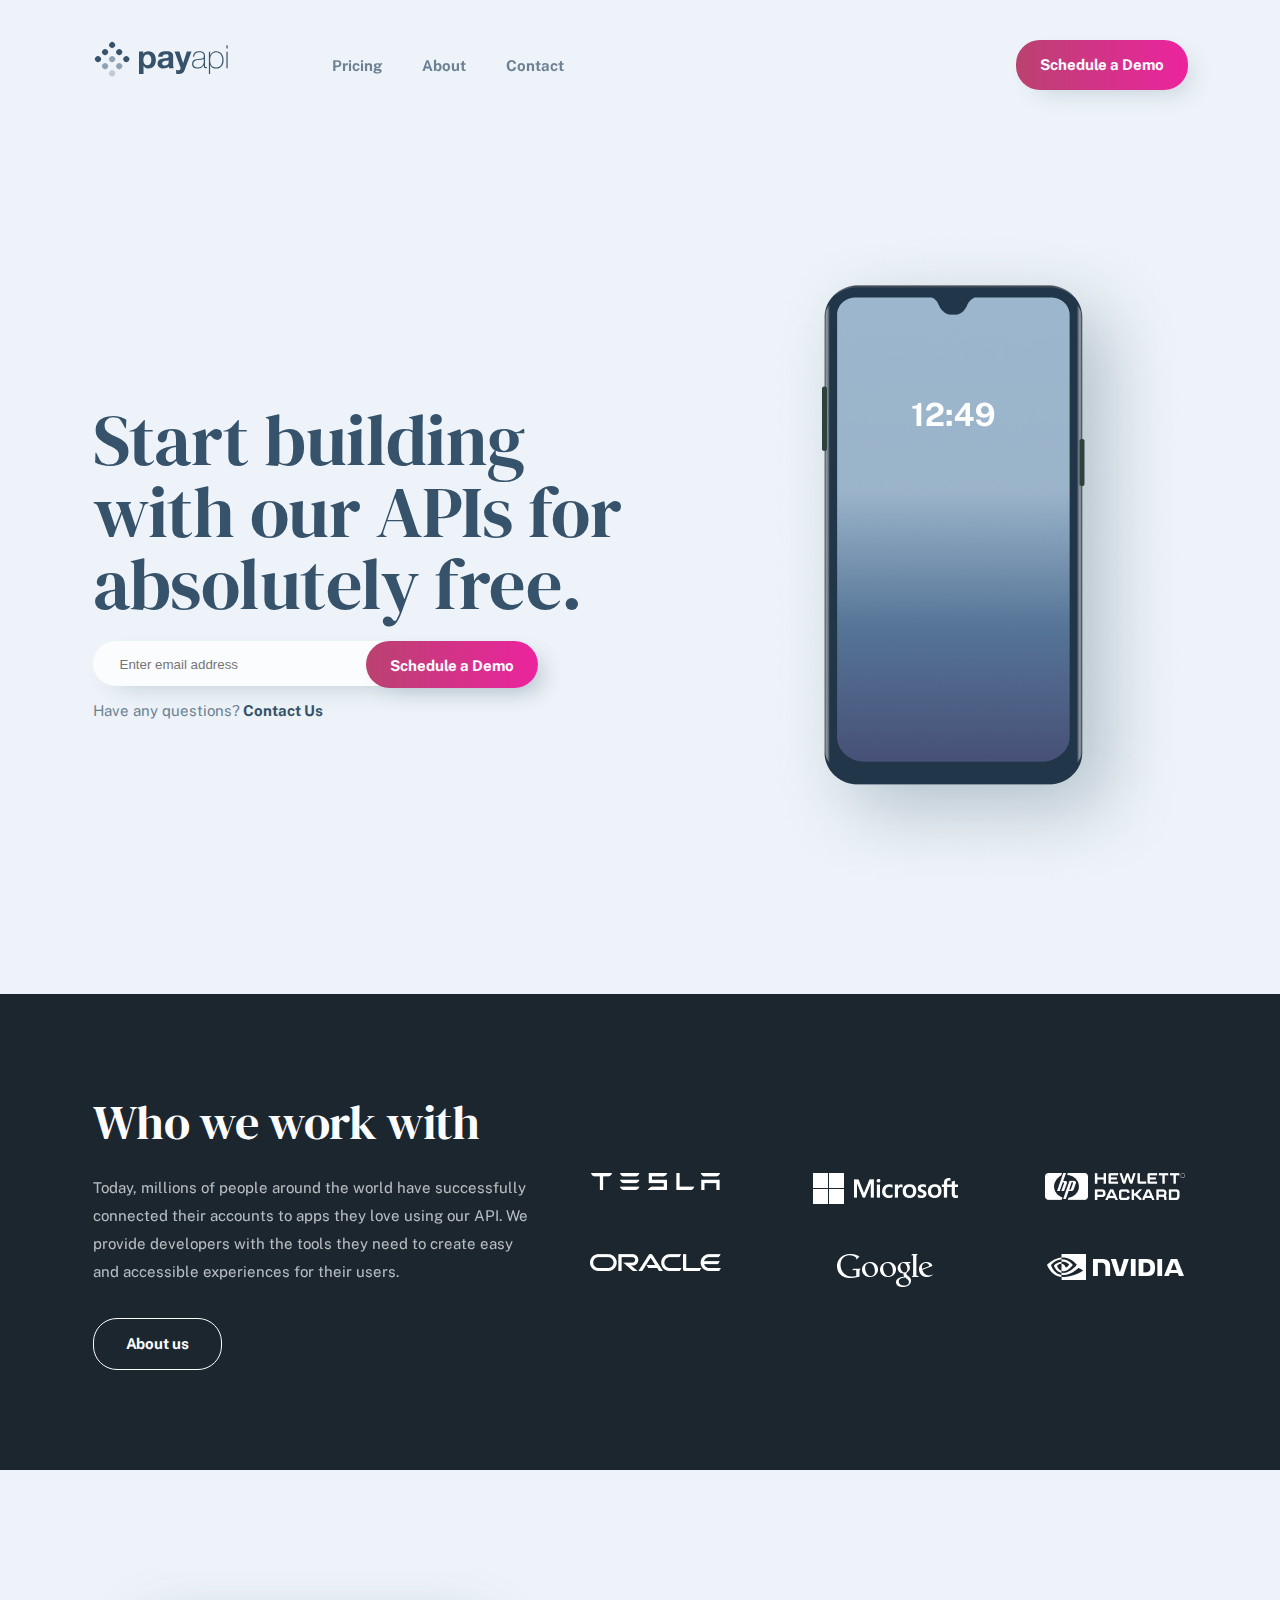
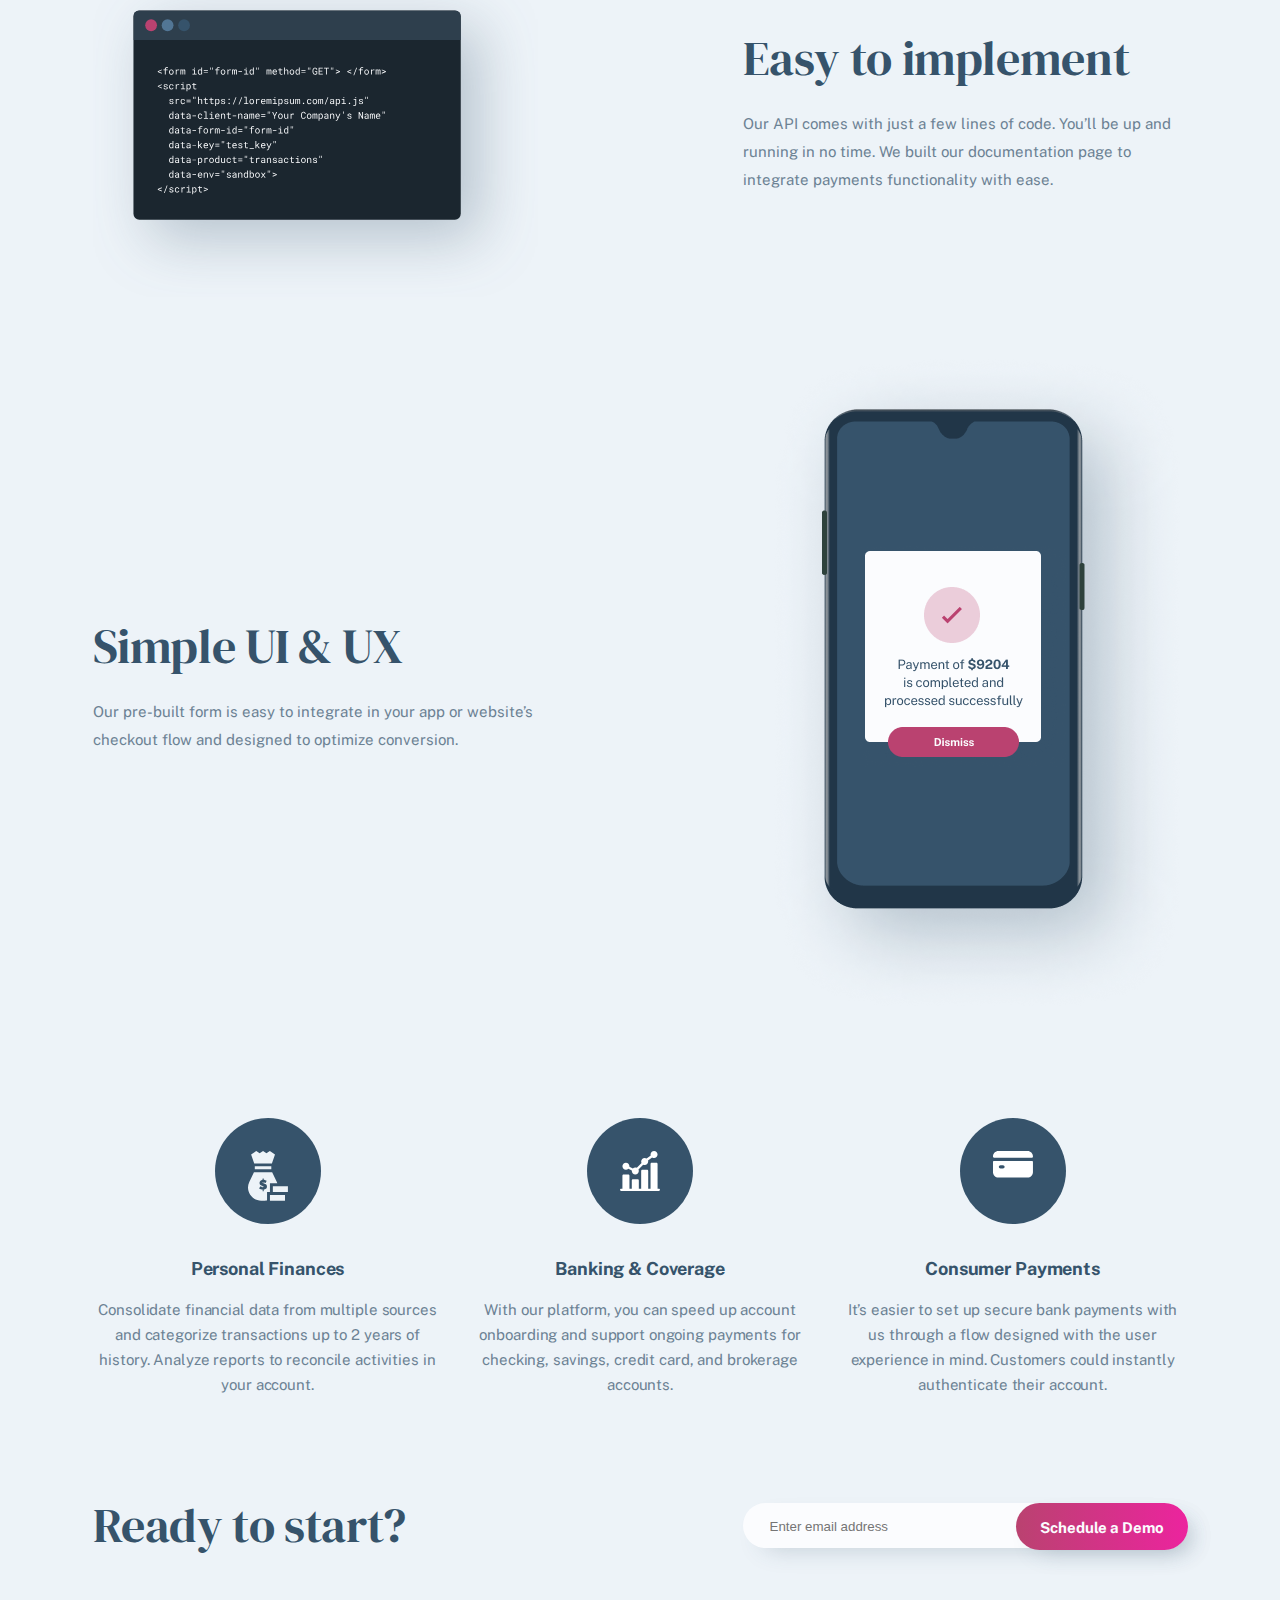
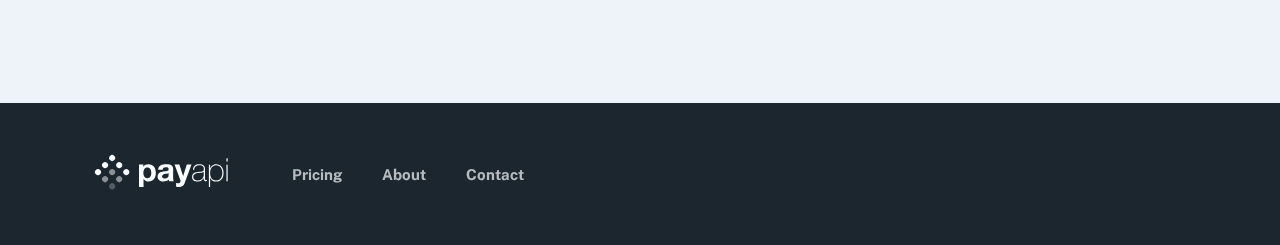
<file: index.html>
<!DOCTYPE html>
<html lang="en">

<head>
    <meta charset="UTF-8">
    <meta http-equiv="X-UA-Compatible" content="IE=edge">
    <meta name="viewport" content="width=device-width, initial-scale=1.0">
    <link rel="stylesheet" href="https://cdnjs.cloudflare.com/ajax/libs/font-awesome/6.3.0/css/all.min.css"
        integrity="sha512-SzlrxWUlpfuzQ+pcUCosxcglQRNAq/DZjVsC0lE40xsADsfeQoEypE+enwcOiGjk/bSuGGKHEyjSoQ1zVisanQ=="
        crossorigin="anonymous" referrerpolicy="no-referrer" />
    <link rel="preconnect" href="https://fonts.googleapis.com">
    <link rel="preconnect" href="https://fonts.gstatic.com" crossorigin>
    <link href="https://fonts.googleapis.com/css2?family=DM+Serif+Display&display=swap" rel="stylesheet">
    <link href="https://fonts.googleapis.com/css2?family=Public+Sans:wght@400;700&display=swap" rel="stylesheet">
    <link rel="stylesheet" href="./sass/main.css">
    <title>Sass project</title>
</head>

<body>
    <!-- Header section -->
    <section id="header" class="header">
        <div class="container">
            <div class="header__head">
                <input class="menu__input" type="checkbox" id="menu">
                <a class="header__head-image" href="./index.html">
                    <img src="./images/logo (9).svg" alt="online-store-logo">
                </a>
                <nav class="header__head-nav">

                    <ul class="header__nav-items">
                        <li class="header__nav-item">
                            <label class="remove__button" for="menu">
                                <img src="./images/button.png" alt="remove-button">
                            </label>
                        </li>
                        <li class="header__nav-item">
                            <a class="header__nav-link" href="#">Pricing</a>
                        </li>
                        <li class="header__nav-item">
                            <a class="header__nav-link" href="#">About</a>
                        </li>
                        <li class="header__nav-item">
                            <a class="header__nav-link" href="#">Contact</a>
                        </li>
                    </ul>
                    <button class="header__button button" type="button">Schedule a Demo</button>
                </nav>
                <label for="menu" class="menu__btn">
                    <i class="fa-solid fa-bars"></i>
                </label>
            </div>
        </div>
    </section>
    <!-- Header section -->

    <!-- Main section -->
    <section id="main" class="main">
        <div class="container">
            <div class="main__head">
                <div class="main__head-info">
                    <h1 class="main__info-title">Start building with our APIs for absolutely free.</h1>
                    <form class="main__info-contact">

                        <input type="email" name="email" placeholder="Enter email address"
                            aria-label="Enter email address">

                        <button class="main__button button" type="submit">Schedule a Demo</button>
                    </form>
                    <p class="main__info-desc">Have any questions?<a class="link" href="#"> Contact Us</a></p>
                </div>
                <div class="main__head-image">
                    <img src="./images/image-1 (5).png" alt="phone-image">

                </div>
                <!-- <span class="circle"></span> -->
            </div>
        </div>
    </section>
    <!-- Main section -->

    <!-- Clients section -->
    <section id="clients" class="clients">
        <div class="container">
            <div class="clients__head">
                <div class="clients__head-info">
                    <h1 class="clients__info-title">Who we work with</h1>
                    <p class="clients__info-desc">Today, millions of people around the world have successfully connected
                        their accounts to apps they love using our API. We provide developers with the tools they need
                        to create easy and accessible experiences for their users. </p>
                    <a class="clients__info-link" href="#">About us</a>
                </div>
                <ul class="clients__head-companies">
                    <li class="clients__head-company">
                        <img src="./images/image-2.png" alt="Tesla">
                    </li>
                    <li class="clients__head-company">
                        <img src="./images/image-3 (4).png" alt="Microsoft">
                    </li>
                    <li class="clients__head-company">
                        <img src="./images/image-4 (2).png" alt="hp">
                    </li>
                    <li class="clients__head-company">
                        <img src="./images/image-5 (3).png" alt="Oracle">
                    </li>
                    <li class="clients__head-company">
                        <img src="./images/image-6 (3).png" alt="Google">
                    </li>
                    <li class="clients__head-company">
                        <img src="./images/image-7 (4).png" alt="Nvidia">
                    </li>
                </ul>
            </div>
        </div>
    </section>
    <!-- Clients section -->

    <!-- Example section -->
    <section id="example" class="example">
        <div class="container">
            <div class="example__head">
                <div class="example__head-image">
                    <img src="./images/rectangle.svg" alt="code">
                </div>
                <div class="example__head-info">
                    <h1 class="example__head-title">Easy to implement</h1>
                    <p class="example__head-desc">Our API comes with just a few lines of code. You’ll be up and running
                        in no time. We built our
                        documentation page to integrate payments functionality with ease.</p>
                </div>
            </div>
        </div>
    </section>
    <!-- Example section -->

    <!-- Services section -->
    <section id="services" class="services">
        <div class="container">
            <div class="services__head">
                <div class="services__head-info">
                    <h1 class="services__info-title">Simple UI & UX</h1>
                    <p class="services__info-desc">Our pre-built form is easy to integrate in your app or website’s
                        checkout flow and designed to optimize conversion. </p>
                </div>
                <div class="services__head-image">
                    <img src="./images/image-9 (4).png" alt="image-9">
                </div>
                <!-- <span class="circle-2"></span> -->
            </div>

            <div class="services__head-info2">
                <ul class="services__info2-cards">
                    <li class="services__info2-card">
                        <div class="services__card-image">
                            <img src="./images/shape-1.svg" alt="shape-2">
                        </div>
                        <h3 class="services__card-title">Personal Finances</h3>
                        <p class="services__card-desc">Consolidate financial data from multiple sources and categorize
                            transactions up to 2 years of history. Analyze reports to reconcile activities in your
                            account. </p>
                    </li>
                    <li class="services__info2-card">
                        <div class="services__card-image">
                            <img src="./images/shape-2.svg" alt="shape-3">
                        </div>
                        <h3 class="services__card-title">Banking & Coverage</h3>
                        <p class="services__card-desc">With our platform, you can speed up account onboarding and
                            support ongoing payments for checking, savings, credit card, and brokerage accounts.</p>
                    </li>
                    <li class="services__info2-card">
                        <div class="services__card-image" alt="shape-1">
                            <img src="./images/shape-3.svg">
                        </div>
                        <h3 class="services__card-title">Consumer Payments</h3>
                        <p class="services__card-desc">It’s easier to set up secure bank payments with us through a flow
                            designed with the user experience in mind. Customers could instantly authenticate their
                            account.</p>
                    </li>
                </ul>
            </div>
        </div>
    </section>
    <!-- Services section -->

    <!-- Contact section -->
    <section id="contact" class="contact">
        <div class="container">
            <div class="contact__head">
                <h1 class="contact__head-title">Ready to start?</h1>
                <form class="contact__head-form">
                    <input type="email" name="email" placeholder="Enter email address" aria-label="enter email address">
                    <button class="btn button">Schedule a Demo</button>
                </form>
            </div>
        </div>
    </section>
    <!-- Contact section -->

    <!-- Footer section -->
    <section id="footer" class="footer">
        <div class="container">   
           <div class="footer__head">
                <a class="footer__head-image" href="#">
                    <img src="./images/footer-logo.svg" alt="logo">
                </a>
                <div class="footer__head-links">
                    <ul class="footer__page-links">
                        <li class="footer__page-link">
                            <a class="footer__link" href="#">Pricing</a>
                        </li>
                        <li class="footer__page-link">
                            <a class="footer__link" href="#">About</a>
                        </li>
                        <li class="footer__page-link">
                            <a class="footer__link" href="#">Contact</a>
                        </li>
                    </ul>
                    <div class="footer__socials">
                        <a class="footer__social" href="#">
                            <i class="fa-brands fa-square-facebook  fa-2x"></i>
                        </a>
                        <a class="footer__social" href="#">
                            <i class="fa-brands fa-twitter  fa-2x"></i>
                        </a>
                        <a class="footer__social" href="#">
                            <i class="fa-brands fa-linkedin  fa-2x"></i>
                        </a>
                    </div>
                </div>
           </div>
           
        </div>
    </section>
    <!-- Footer section -->

</body>

</html>
</file>
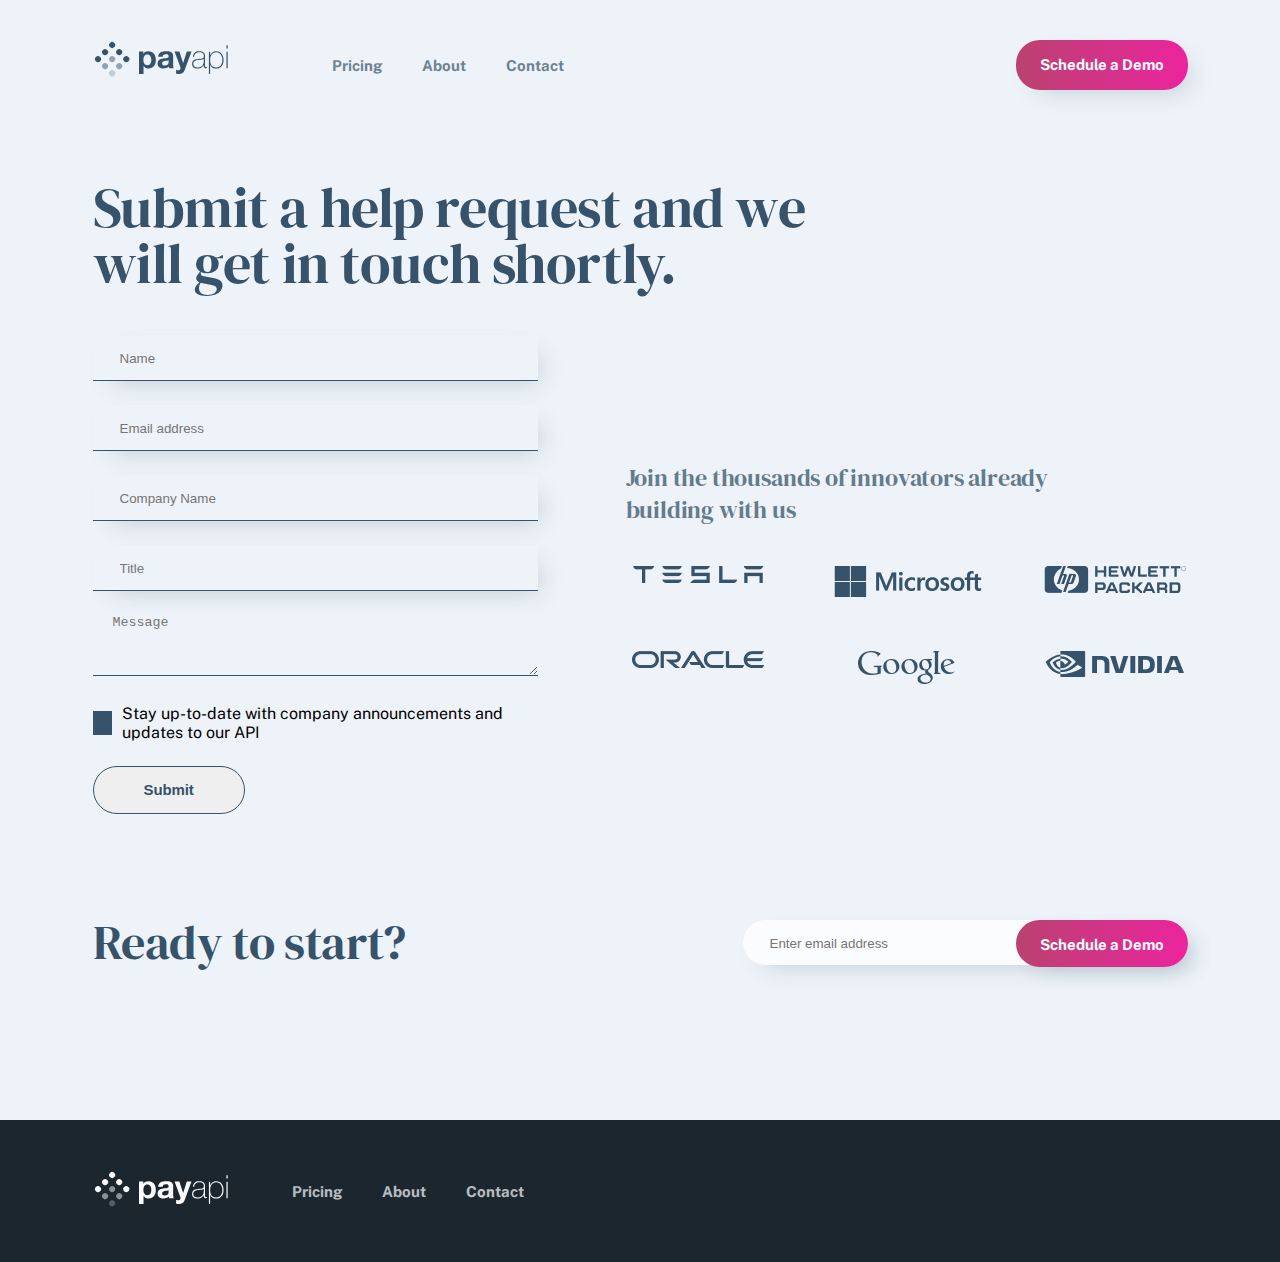
<file: contact.html>
<!DOCTYPE html>
<html lang="en">

<head>
    <meta charset="UTF-8">
    <meta http-equiv="X-UA-Compatible" content="IE=edge">
    <meta name="viewport" content="width=device-width, initial-scale=1.0">
    <link rel="stylesheet" href="https://cdnjs.cloudflare.com/ajax/libs/font-awesome/6.3.0/css/all.min.css"
        integrity="sha512-SzlrxWUlpfuzQ+pcUCosxcglQRNAq/DZjVsC0lE40xsADsfeQoEypE+enwcOiGjk/bSuGGKHEyjSoQ1zVisanQ=="
        crossorigin="anonymous" referrerpolicy="no-referrer" />
    <link rel="preconnect" href="https://fonts.googleapis.com">
    <link rel="preconnect" href="https://fonts.gstatic.com" crossorigin>
    <link href="https://fonts.googleapis.com/css2?family=DM+Serif+Display&display=swap" rel="stylesheet">
    <link href="https://fonts.googleapis.com/css2?family=Public+Sans:wght@400;700&display=swap" rel="stylesheet">
    <link rel="stylesheet" href="./sass/main.css">
    <title>Sass project</title>
</head>

<body>
    <!-- Header section -->
    <section id="header" class="header">
        <div class="container">
            <div class="header__head">
                <input class="menu__input" type="checkbox" id="menu">
                <a class="header__head-image" href="./index.html">
                    <img src="./images/logo (9).svg" alt="online-store-logo">
                </a>
                <nav class="header__head-nav">

                    <ul class="header__nav-items">
                        <li class="header__nav-item">
                            <label class="remove__button" for="menu">
                                <img src="./images/button.png" alt="remove-button">
                            </label>
                        </li>
                        <li class="header__nav-item">
                            <a class="header__nav-link" href="#">Pricing</a>
                        </li>
                        <li class="header__nav-item">
                            <a class="header__nav-link" href="#">About</a>
                        </li>
                        <li class="header__nav-item">
                            <a class="header__nav-link" href="#">Contact</a>
                        </li>
                    </ul>
                    <button class="header__button button" type="button">Schedule a Demo</button>
                </nav>
                <label for="menu" class="menu__btn">
                    <i class="fa-solid fa-bars"></i>
                </label>
            </div>
        </div>
    </section>
    <!-- Header section -->

    <!-- Forms section -->
    <section id="forms" class="forms">
        <div class="container">
            <h1 class="forms__title">Submit a help request and
                we will get in touch shortly.
            </h1>
            <div class="forms__infos">
                <div class="forms__info">
                    <form method="POST" data-netlify="true">
                        <div class="forms__types">
                            <input type="firstName" name="firstName" placeholder="Name" aria-label="name">
                        </div>
                        <div class="forms__types">
                            <input type="email" name="email" placeholder="Email address" aria-label="email address">
                        </div>
                        <div class="forms__types">
                            <input type="Company Name" name="Company Name" placeholder="Company Name"
                                aria-label="Company Name">
                        </div>
                        <div class="forms__types">
                            <input type="Title" name="Title" placeholder="Title" aria-label="Title">
                        </div>
                        <div class="forms__types">
                            <textarea name="message" cols="40" rows="4" placeholder="Message"></textarea>
                        </div>
                        <label class="forms__types head-1" for="date">
                            <input class="head" type="checkbox" id="date" name="date" value="date">
                            <span class="square"></span>
                            Stay up-to-date with company announcements and updates to our API
                        </label>
    
                        <button class="forms__btn">Submit</button>
                    </form>
                </div>
    
                <div class="forms__info2">
                    <h1 class="forms__info2-title">Join the thousands of innovators already building with us</h1>
                    <ul class="forms__logos">
                        <li class="forms__logo">
                            <img  src="./images/logo-3.png" alt="logo">
                        </li>
                        <li class="forms__logo">
                            <img  src="./images/logo-4.png" alt="logo">
                        </li>
                        <li class="forms__logo">
                            <img  src="./images/logo-5.png" alt="logo">
                        </li>
                        <li class="forms__logo">
                            <img  src="./images/logo-6.png" alt="logo">
                        </li>
                        <li class="forms__logo">
                            <img  src="./images/logo-7.png" alt="logo">
                        </li>
                        <li class="forms__logo">
                            <img  src="./images/logo-8.png " alt="logo">
                        </li>
                    </ul>
                </div>
            </div>
           
        </div>
    </section>
    <!-- Forms section -->

    <!-- Contact section -->
    <section id="contact" class="contact">
        <div class="container">
            <div class="contact__head">
                <h1 class="contact__head-title">Ready to start?</h1>
                <form class="contact__head-form">
                    <input type="email" name="email" placeholder="Enter email address" aria-label="enter email address">
                    <button class="btn button">Schedule a Demo</button>
                </form>
            </div>
        </div>
    </section>
    <!-- Contact section -->

    <!-- Footer section -->
    <section id="footer" class="footer">
        <div class="container">
            <div class="footer__head">
                <a class="footer__head-image" href="./index.html">
                    <img src="./images/footer-logo.svg" alt="logo">
                </a>
                <div class="footer__head-links">
                    <ul class="footer__page-links">
                        <li class="footer__page-link">
                            <a class="footer__link" href="#">Pricing</a>
                        </li>
                        <li class="footer__page-link">
                            <a class="footer__link" href="#">About</a>
                        </li>
                        <li class="footer__page-link">
                            <a class="footer__link" href="#">Contact</a>
                        </li>
                    </ul>
                    <div class="footer__socials">
                        <a class="footer__social" href="#">
                            <i class="fa-brands fa-square-facebook  fa-2x"></i>
                        </a>
                        <a class="footer__social" href="#">
                            <i class="fa-brands fa-twitter  fa-2x"></i>
                        </a>
                        <a class="footer__social" href="#">
                            <i class="fa-brands fa-linkedin  fa-2x"></i>
                        </a>
                    </div>
                </div>
            </div>

        </div>
    </section>
    <!-- Footer section -->

</body>

</html>
</file>
<file: sass/main.css>
* {
  padding: 0;
  margin: 0;
  box-sizing: border-box;
}

a {
  text-decoration: none;
}

body {
  overflow-x: hidden;
}

ul li {
  list-style: none;
}

.container {
  max-width: 1135px;
  margin: 0 auto;
  padding: 0 20px;
}

html {
  scroll-behavior: smooth;
}

.button {
  font-family: "Public Sans", sans-serif;
  background: linear-gradient(to right, #BA4270 0%, #ed239f 51%, #BA4270 100%);
  background-size: 200% auto;
  cursor: pointer;
  font-weight: 700;
  font-size: 15px;
  line-height: 18px;
  letter-spacing: -0.115385px;
  color: #FBFCFE;
  transition: all 0.4s ease-in-out;
  padding: 16px 24px;
  border: none;
  box-shadow: 10px 10px 25px -10px rgba(54, 83, 107, 0.25);
  border-radius: 24px;
}

.button:hover {
  background-position: right center;
}

body {
  font-family: "Public Sans", sans-serif;
  background: #EDF3F8;
}

h1 {
  font-family: "DM Serif Display", serif;
}

.header {
  padding: 40px 0;
}

.header__head {
  display: flex;
  -moz-column-gap: 64px;
       column-gap: 64px;
}
@media screen and (max-width: 684px) {
  .header__head {
    justify-content: space-between;
    align-items: center;
  }
}

.header__head-nav {
  display: flex;
  align-items: center;
  justify-content: space-between;
  width: 100%;
  position: relative;
}
@media screen and (max-width: 684px) {
  .header__head-nav {
    flex-direction: column;
    position: fixed;
    z-index: 10;
    right: 0;
    top: 0;
    background-color: #1B262F;
    height: 100vh;
    max-width: 300px;
    justify-content: center;
    row-gap: 32px;
    box-shadow: 10px 10px 25px 10px rgba(54, 83, 107, 0.25);
    transform: translateX(200%);
    transition: all 1s ease;
  }
}

.header__nav-items {
  display: flex;
  align-items: center;
  justify-content: space-between;
  -moz-column-gap: 40px;
       column-gap: 40px;
}
@media screen and (max-width: 684px) {
  .header__nav-items {
    flex-direction: column;
    row-gap: 32px;
  }
}

.header__nav-link {
  font-weight: 700;
  font-size: 15px;
  line-height: 18px;
  color: #36536B;
  mix-blend-mode: normal;
  opacity: 0.7;
}
@media screen and (max-width: 684px) {
  .header__nav-link {
    color: #EDF3F8;
  }
}

.header__nav-link:hover {
  color: #6C8294;
}

.remove__button {
  display: none;
}
@media screen and (max-width: 684px) {
  .remove__button {
    display: inline-block;
    position: absolute;
    top: 20px;
    right: 20px;
  }
}

.menu__input[type=checkbox] {
  display: none;
}

.menu__btn {
  display: none;
}
@media screen and (max-width: 684px) {
  .menu__btn {
    display: block;
  }
}

.menu__input:checked ~ .header__head-nav {
  transform: translateX(0);
}

.contact {
  padding-top: 100px;
}

.contact__head {
  display: flex;
  align-items: center;
  justify-content: space-between;
}
@media screen and (max-width: 768px) {
  .contact__head {
    flex-direction: column;
    row-gap: 40px;
  }
}

.contact__head-title {
  font-weight: 400;
  font-size: 48px;
  line-height: 56px;
  letter-spacing: -0.369231px;
  color: #36536B;
}
@media screen and (max-width: 576px) {
  .contact__head-title {
    font-size: 32px;
    line-height: 36px;
  }
}

.contact__head-form {
  width: 445px;
  position: relative;
}
@media screen and (max-width: 576px) {
  .contact__head-form {
    max-width: 327px;
  }
}

input[type=email] {
  width: 100%;
  padding: 16px 0 14px 27px;
  background: #FBFCFE;
  box-shadow: 10px 10px 25px -10px rgba(54, 83, 107, 0.25);
  border-radius: 24px;
  outline: 0;
  border: 0;
  transition: all 1s ease;
}

input[type=email]:hover {
  box-shadow: 10px 10px 25px -10px rgb(54, 83, 107);
}

.btn {
  position: absolute;
  top: 0;
  right: 0;
  padding: 16px 24px 13px 24px;
}
@media screen and (max-width: 576px) {
  .btn {
    width: 100%;
    top: 100px;
  }
}

.footer {
  margin-top: 150px;
  background-color: #1B262F;
  padding: 50px 0;
}

.footer__head {
  display: flex;
  align-items: center;
  justify-content: space-between;
  -moz-column-gap: 64px;
       column-gap: 64px;
}
@media screen and (max-width: 630px) {
  .footer__head {
    flex-direction: column;
    row-gap: 40px;
  }
}

.footer__head-links {
  width: 100%;
  display: flex;
  align-items: center;
  justify-content: space-between;
}
@media screen and (max-width: 630px) {
  .footer__head-links {
    flex-direction: column;
    row-gap: 40px;
  }
}

.footer__page-links {
  display: flex;
  -moz-column-gap: 40px;
       column-gap: 40px;
}
@media screen and (max-width: 630px) {
  .footer__page-links {
    flex-direction: column;
    row-gap: 31px;
  }
}

.footer__link {
  font-weight: 700;
  font-size: 15px;
  line-height: 18px;
  color: #FBFCFE;
  mix-blend-mode: normal;
  opacity: 0.7;
  transition: all 1s ease;
}

.footer__link:hover {
  color: rgb(21, 98, 165);
}

.footer__socials {
  display: flex;
  -moz-column-gap: 24px;
       column-gap: 24px;
}

.footer__social {
  color: #FBFCFE;
  transition: all 1s ease;
}

.footer__social:hover {
  transform: rotate(360deg);
  color: rgb(21, 98, 165);
}

.header {
  padding: 40px 0;
}

.header__head {
  display: flex;
  -moz-column-gap: 64px;
       column-gap: 64px;
}
@media screen and (max-width: 684px) {
  .header__head {
    justify-content: space-between;
    align-items: center;
  }
}

.header__head-nav {
  display: flex;
  align-items: center;
  justify-content: space-between;
  width: 100%;
  position: relative;
}
@media screen and (max-width: 684px) {
  .header__head-nav {
    flex-direction: column;
    position: fixed;
    right: 0;
    top: 0;
    background-color: #1B262F;
    height: 100vh;
    max-width: 300px;
    justify-content: center;
    row-gap: 32px;
    box-shadow: 10px 10px 25px 10px rgba(54, 83, 107, 0.25);
    transform: translateX(200%);
    transition: all 1s ease;
  }
}

.header__nav-items {
  display: flex;
  align-items: center;
  justify-content: space-between;
  -moz-column-gap: 40px;
       column-gap: 40px;
}
@media screen and (max-width: 684px) {
  .header__nav-items {
    flex-direction: column;
    row-gap: 32px;
  }
}

.header__nav-link {
  font-weight: 700;
  font-size: 15px;
  line-height: 18px;
  color: #36536B;
  mix-blend-mode: normal;
  opacity: 0.7;
}
@media screen and (max-width: 684px) {
  .header__nav-link {
    color: #EDF3F8;
  }
}

.header__nav-link:hover {
  color: #6C8294;
}

.remove__button {
  display: none;
}
@media screen and (max-width: 684px) {
  .remove__button {
    display: inline-block;
    position: absolute;
    top: 20px;
    right: 20px;
  }
}

.menu__input[type=checkbox] {
  display: none;
}

.menu__btn {
  display: none;
}
@media screen and (max-width: 684px) {
  .menu__btn {
    display: block;
  }
}

.menu__input:checked ~ .header__head-nav {
  transform: translateX(0);
}

.main {
  padding-top: 100px;
}

.main__head {
  display: flex;
  align-items: center;
  justify-content: space-between;
}
@media screen and (max-width: 768px) {
  .main__head {
    flex-direction: column-reverse;
  }
}

@media screen and (max-width: 768px) {
  .main__head-info {
    text-align: center;
  }
}

.main__info-title {
  font-weight: 400;
  font-size: 72px;
  line-height: 72px;
  max-width: 546px;
  letter-spacing: -0.553846px;
  color: #36536B;
  margin-bottom: 21px;
}
@media screen and (max-width: 768px) {
  .main__info-title {
    font-size: 48px;
    line-height: 56px;
    max-width: 573px;
  }
}
@media screen and (max-width: 576px) {
  .main__info-title {
    font-size: 32px;
    line-height: 36px;
    max-width: 327px;
  }
}

.main__info-contact {
  max-width: 445px;
  position: relative;
  margin-bottom: 16px;
}
@media screen and (max-width: 768px) {
  .main__info-contact {
    margin: 0 auto;
    margin-bottom: 16px;
  }
}
input {
  width: 100%;
  padding: 16px 0 14px 27px;
  background: #FBFCFE;
  box-shadow: 10px 10px 25px -10px rgba(54, 83, 107, 0.25);
  border-radius: 24px;
  outline: 0;
  border: 0;
  transition: all 1s ease;
}

input:hover {
  box-shadow: 10px 10px 25px -10px rgb(54, 83, 107);
}

.main__button {
  position: absolute;
  top: 0;
  right: 0;
  padding: 16px 24px 13px 24px;
}
@media screen and (max-width: 576px) {
  .main__button {
    top: 60px;
    width: 100%;
  }
}

.main__info-desc {
  font-weight: 400;
  font-size: 15px;
  line-height: 18px;
  color: #6C8294;
}
@media screen and (max-width: 576px) {
  .main__info-desc {
    margin-top: 100px;
  }
}

.link {
  font-weight: 700;
  font-size: 15px;
  line-height: 18px;
  color: #36536B;
}

.main__head-image {
  transition: all 1s ease;
}

.main__head-image:hover {
  transform: scale(1.1, 1.1);
}

.circle {
  display: inline-block;
  position: absolute;
  z-index: -1;
  width: 780px;
  height: 780px;
  background: #c6c6c7;
  border-radius: 50%;
  left: 800px;
  top: -172px;
}
@media screen and (max-width: 768px) {
  .circle {
    left: -11px;
    top: -363px;
  }
}
@media screen and (max-width: 576px) {
  .circle {
    left: -202px;
    top: -550px;
  }
}

.clients {
  margin-top: 100px;
  background-color: #1B262F;
  padding: 100px 0;
}

.clients__head {
  display: flex;
  align-items: center;
  justify-content: space-between;
}
@media screen and (max-width: 768px) {
  .clients__head {
    flex-direction: column-reverse;
    row-gap: 64px;
  }
}

@media screen and (max-width: 768px) {
  .clients__head-info {
    text-align: center;
  }
}

.clients__info-title {
  font-weight: 400;
  font-size: 48px;
  line-height: 56px;
  letter-spacing: -0.369231px;
  color: #FBFCFE;
  margin-bottom: 24px;
}
@media screen and (max-width: 576px) {
  .clients__info-title {
    font-size: 32px;
    line-height: 36px;
  }
}

.clients__info-desc {
  font-weight: 400;
  font-size: 15px;
  line-height: 28px;
  max-width: 445px;
  color: #FBFCFE;
  mix-blend-mode: normal;
  opacity: 0.7;
  margin-bottom: 32px;
}
@media screen and (max-width: 576px) {
  .clients__info-desc {
    max-width: 327px;
  }
}

.clients__info-link {
  font-weight: 700;
  display: inline-block;
  font-size: 15px;
  line-height: 18px;
  text-align: center;
  letter-spacing: -0.115385px;
  color: #FBFCFE;
  border: 1px solid #FBFCFE;
  border-radius: 24px;
  padding: 16px 32px;
  transition: all 1s ease;
}

.clients__info-link:hover {
  box-shadow: 10px 10px 25px 10px rgba(235, 239, 243, 0.25);
  cursor: pointer;
  transform: scale(1.1, 1.1);
}

.clients__head-companies {
  display: grid;
  grid-template-columns: repeat(3, 1fr);
  -moz-column-gap: 85px;
       column-gap: 85px;
  row-gap: 46px;
}
@media screen and (max-width: 768px) {
  .clients__head-companies {
    -moz-column-gap: 50px;
         column-gap: 50px;
  }
}
@media screen and (max-width: 576px) {
  .clients__head-companies {
    grid-template-columns: repeat(2, 1fr);
    -moz-column-gap: 30px;
         column-gap: 30px;
  }
}

.clients__head-company {
  text-align: center;
  transition: all 1s ease;
}

.clients__head-company:hover {
  transform: scale(1.1, 1.1);
}

.example {
  padding-top: 100px;
}

.example__head {
  display: flex;
  align-items: center;
  justify-content: space-between;
}
@media screen and (max-width: 768px) {
  .example__head {
    flex-direction: column;
    row-gap: 48px;
  }
}
@media screen and (max-width: 576px) {
  .example__head {
    row-gap: 30px;
  }
}

.example__head-image {
  max-width: 445px;
  max-height: 284px;
}

.example__head-image img {
  width: 100%;
  height: 100%;
  transition: all 1s ease;
}

.example__head-image:hover img {
  transform: scale(1.1, 1.1);
}

.example__head-info {
  max-width: 445px;
}
@media screen and (max-width: 768px) {
  .example__head-info {
    text-align: center;
    max-width: 573px;
  }
}
@media screen and (max-width: 576px) {
  .example__head-info {
    max-width: 328px;
  }
}

.example__head-title {
  font-weight: 400;
  font-size: 48px;
  line-height: 56px;
  letter-spacing: -0.369231px;
  color: #36536B;
  margin-bottom: 24px;
}

.example__head-desc {
  font-weight: 400;
  font-size: 15px;
  line-height: 28px;
  color: #6C8294;
}

.services {
  padding-top: 100px;
}

.services__head {
  display: flex;
  align-items: center;
  justify-content: space-between;
}
@media screen and (max-width: 768px) {
  .services__head {
    flex-direction: column-reverse;
    row-gap: 48px;
  }
}

.services__head-info {
  max-width: 445px;
}
@media screen and (max-width: 768px) {
  .services__head-info {
    text-align: center;
    max-width: 573px;
  }
}
@media screen and (max-width: 576px) {
  .services__head-info {
    max-width: 328px;
  }
}

.services__info-title {
  font-weight: 400;
  font-size: 48px;
  line-height: 56px;
  letter-spacing: -0.369231px;
  margin-bottom: 24px;
  color: #36536B;
}

.services__info-desc {
  font-weight: 400;
  font-size: 15px;
  line-height: 28px;
  color: #6C8294;
}

.services__head-image img {
  transition: all 1s ease;
}

.services__head-image:hover img {
  transform: scale(1.1, 1.1);
}

.circle-2 {
  position: absolute;
  width: 780px;
  height: 780px;
  left: 1050px;
  top: 1753px;
  z-index: -1;
  border-radius: 50%;
  background: #b4b5b6;
}

.services__head-info2 {
  padding-top: 100px;
}

.services__info2-cards {
  display: flex;
  align-items: center;
  justify-content: space-between;
}
@media screen and (max-width: 576px) {
  .services__info2-cards {
    flex-direction: column;
    row-gap: 48px;
  }
}

.services__info2-card {
  max-width: 350px;
}
@media screen and (max-width: 768px) {
  .services__info2-card {
    max-width: 210px;
  }
}

.services__card-image {
  background-color: #36536B;
  width: 106px;
  height: 106px;
  border-radius: 50%;
  padding: 33px;
  margin: 0 auto;
  margin-bottom: 32px;
  transition: all 1s ease;
}

.services__card-image:hover {
  transform: scale(1.1, 1.1);
  box-shadow: 10px 10px 25px 10px rgb(211, 221, 229);
}

.services__card-title {
  font-weight: 700;
  font-size: 18px;
  line-height: 25px;
  text-align: center;
  letter-spacing: -0.138462px;
  color: #36536B;
  margin-bottom: 16px;
}

.services__card-desc {
  font-weight: 400;
  font-size: 15px;
  line-height: 25px;
  text-align: center;
  letter-spacing: -0.115385px;
  color: #6C8294;
}

.contact {
  padding-top: 100px;
}

.contact__head {
  display: flex;
  align-items: center;
  justify-content: space-between;
}
@media screen and (max-width: 768px) {
  .contact__head {
    flex-direction: column;
    row-gap: 40px;
  }
}

.contact__head-title {
  font-weight: 400;
  font-size: 48px;
  line-height: 56px;
  letter-spacing: -0.369231px;
  color: #36536B;
}
@media screen and (max-width: 576px) {
  .contact__head-title {
    font-size: 32px;
    line-height: 36px;
  }
}

.contact__head-form {
  width: 445px;
  position: relative;
}
@media screen and (max-width: 576px) {
  .contact__head-form {
    max-width: 327px;
  }
}

input[type=email] {
  width: 100%;
  padding: 16px 0 14px 27px;
  background: #FBFCFE;
  box-shadow: 10px 10px 25px -10px rgba(54, 83, 107, 0.25);
  border-radius: 24px;
  outline: 0;
  border: 0;
  transition: all 1s ease;
}

input[type=email]:hover {
  box-shadow: 10px 10px 25px -10px rgb(54, 83, 107);
}

.btn {
  position: absolute;
  top: 0;
  right: 0;
  padding: 16px 24px 13px 24px;
}
@media screen and (max-width: 576px) {
  .btn {
    width: 100%;
    top: 100px;
  }
}

.footer {
  margin-top: 150px;
  background-color: #1B262F;
  padding: 50px 0;
}

.footer__head {
  display: flex;
  align-items: center;
  justify-content: space-between;
  -moz-column-gap: 64px;
       column-gap: 64px;
}
@media screen and (max-width: 630px) {
  .footer__head {
    flex-direction: column;
    row-gap: 40px;
  }
}

.footer__head-links {
  width: 100%;
  display: flex;
  align-items: center;
  justify-content: space-between;
}
@media screen and (max-width: 630px) {
  .footer__head-links {
    flex-direction: column;
    row-gap: 40px;
  }
}

.footer__page-links {
  display: flex;
  -moz-column-gap: 40px;
       column-gap: 40px;
}
@media screen and (max-width: 630px) {
  .footer__page-links {
    flex-direction: column;
    row-gap: 31px;
  }
}

.footer__link {
  font-weight: 700;
  font-size: 15px;
  line-height: 18px;
  color: #FBFCFE;
  mix-blend-mode: normal;
  opacity: 0.7;
  transition: all 1s ease;
}

.footer__link:hover {
  color: rgb(21, 98, 165);
}

.footer__socials {
  display: flex;
  -moz-column-gap: 24px;
       column-gap: 24px;
}

.footer__social {
  color: #FBFCFE;
  transition: all 1s ease;
}

.footer__social:hover {
  transform: rotate(360deg);
  color: rgb(21, 98, 165);
}

.forms {
  padding-top: 50px;
}

.head-1 {
  display: flex;
  -moz-column-gap: 10px;
       column-gap: 10px;
  align-items: center;
}

.head {
  display: none;
}

.square {
  display: inline-block;
  width: 24px;
  height: 24px;
  background-color: #36536B;
}

.forms__title {
  font-weight: 400;
  font-size: 56px;
  line-height: 56px;
  letter-spacing: -0.430769px;
  max-width: 730px;
  color: #36536B;
  margin-bottom: 43px;
}
@media screen and (max-width: 768px) {
  .forms__title {
    font-size: 48px;
    max-width: 573px;
    margin: 0 auto;
    margin-bottom: 54px;
    font-size: 48px;
    text-align: center;
  }
}
@media screen and (max-width: 576px) {
  .forms__title {
    max-width: 327px;
    font-size: 32px;
    line-height: 36px;
    text-align: center;
    margin: 0 auto;
    margin-bottom: 40px;
  }
}

.forms__infos {
  display: flex;
  align-items: center;
  justify-content: space-between;
}
@media screen and (max-width: 768px) {
  .forms__infos {
    flex-direction: column;
    row-gap: 64px;
  }
}

.forms__info {
  max-width: 445px;
}

.forms__types {
  margin-bottom: 24px;
}

.forms__types input {
  border-radius: 0;
  border: 0;
  background-color: #EDF3F8;
  border-bottom: 1px solid #36536B;
}

textarea {
  outline: 0;
  border: 0;
  background-color: #EDF3F8;
  padding-left: 20px;
  width: 100%;
  border-bottom: 1px solid #36536B;
}

.forms__btn {
  display: block;
  font-weight: 700;
  font-size: 15px;
  line-height: 18px;
  text-align: center;
  letter-spacing: -0.115385px;
  color: #36536B;
  border: 1px solid #36536B;
  border-radius: 24px;
  padding: 14px 50px;
  margin-top: 24px;
  transition: all 1s ease;
}

.forms__btn:hover {
  cursor: pointer;
  transform: scale(1.1, 1.1);
  box-shadow: 10px 10px 25px 10px rgba(179, 201, 216, 0.25);
}

.forms__info2-title {
  font-weight: 400;
  font-size: 24px;
  line-height: 32px;
  letter-spacing: -0.184615px;
  color: #36536B;
  mix-blend-mode: normal;
  opacity: 0.75;
  max-width: 445px;
  margin-bottom: 40px;
}
@media screen and (max-width: 768px) {
  .forms__info2-title {
    text-align: center;
    margin: 0 auto;
    margin-bottom: 40px;
  }
}
@media screen and (max-width: 576px) {
  .forms__info2-title {
    max-width: 327px;
  }
}

.forms__logos {
  display: grid;
  grid-template-columns: repeat(3, 146px);
  -moz-column-gap: 62px;
       column-gap: 62px;
  row-gap: 50px;
}
@media screen and (max-width: 600px) {
  .forms__logos {
    grid-template-columns: repeat(2, 146px);
    -moz-column-gap: 50px;
         column-gap: 50px;
    row-gap: 44px;
  }
}

.forms__logo {
  text-align: center;
  align-items: center;
  transition: all 1s ease;
}

.forms__logo:hover {
  transform: scale(1.1, 1.1);
  cursor: pointer;
}/*# sourceMappingURL=main.css.map */
</file>
